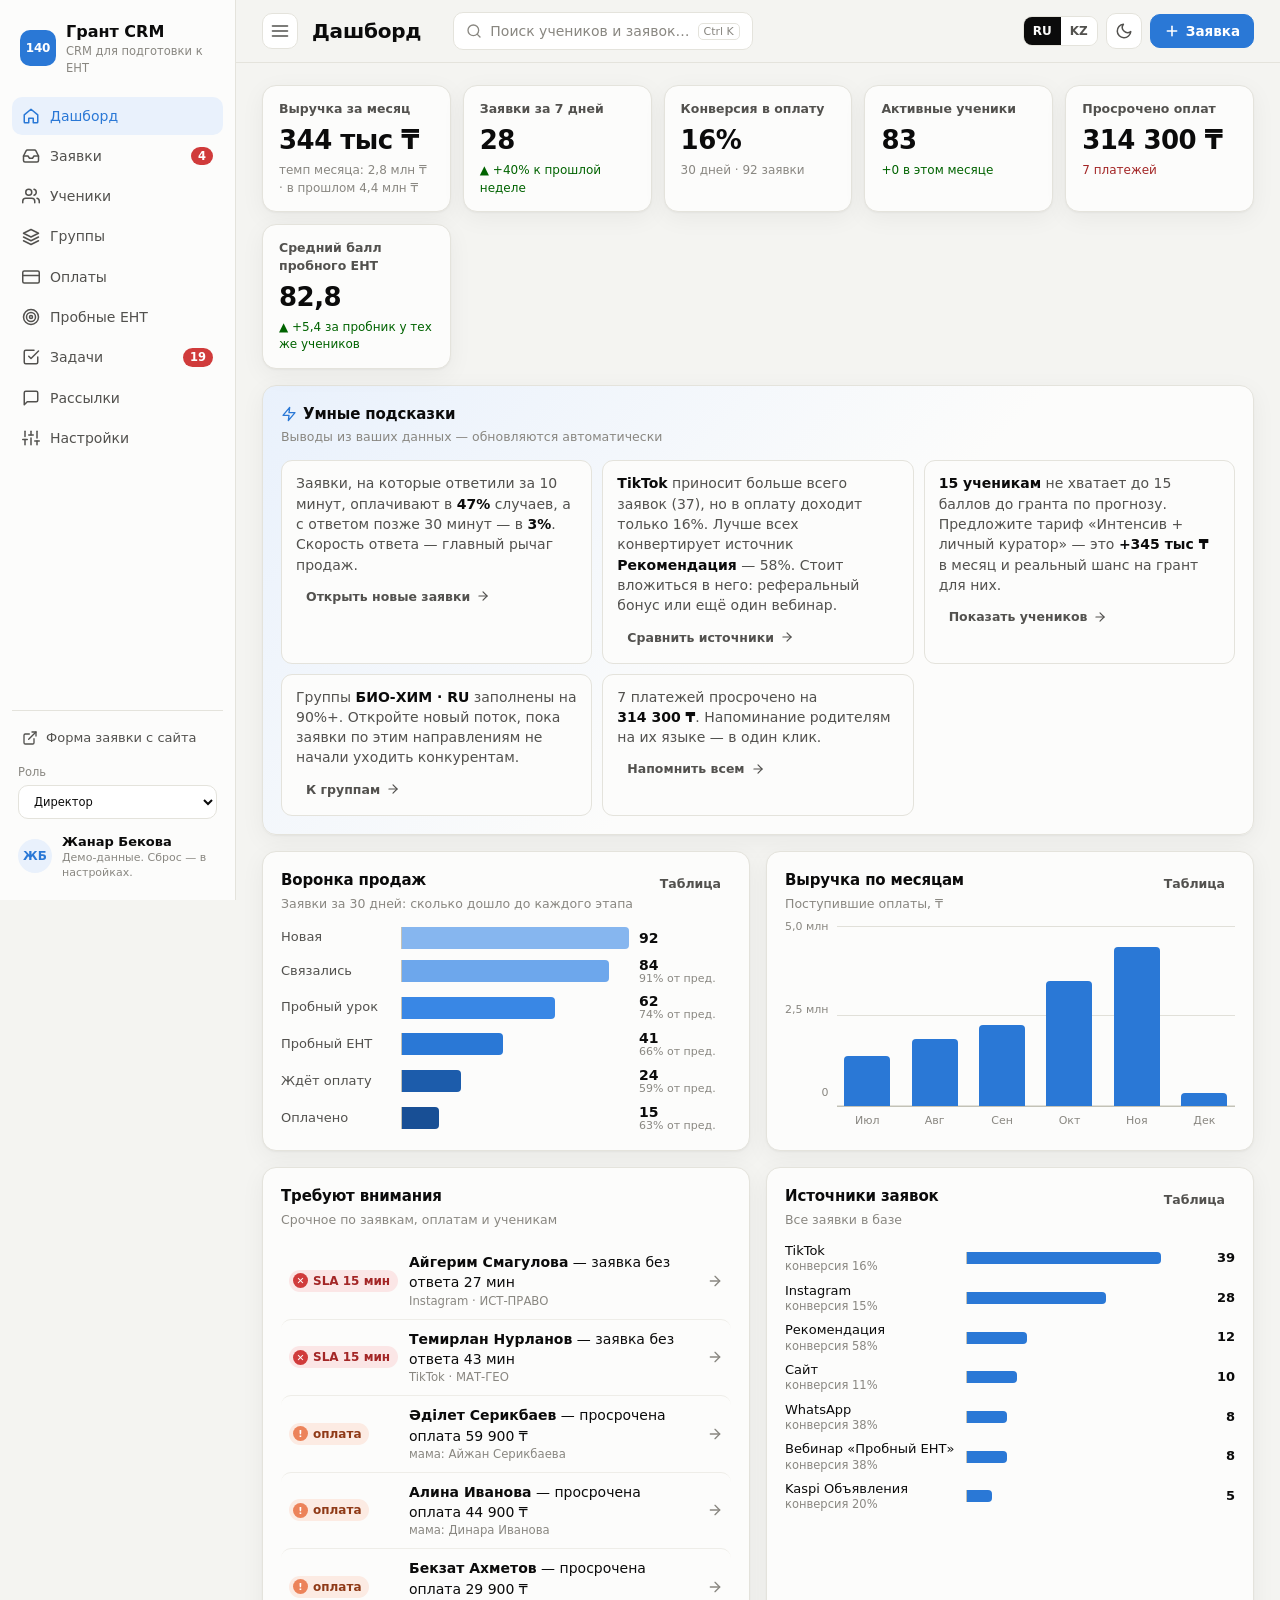
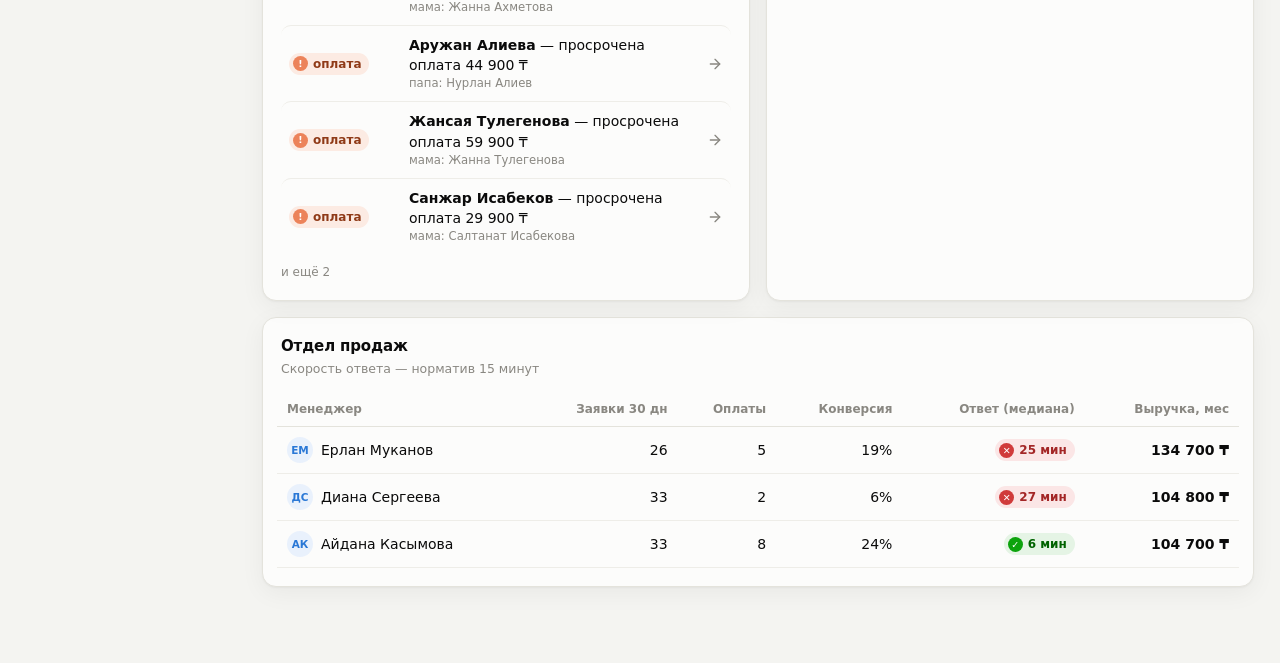
<file: index.html>
<!DOCTYPE html>
<html lang="ru" data-theme="light">
<head>
  <meta charset="utf-8">
  <meta name="viewport" content="width=device-width, initial-scale=1, viewport-fit=cover">
  <title>Грант CRM — CRM для подготовки к ЕНТ</title>
  <meta name="description" content="Демо CRM для онлайн-школы подготовки к ЕНТ: заявки, ученики, пробные ЕНТ, прогноз шанса на грант, оплаты Kaspi, рассылки на русском и казахском.">
  <meta name="theme-color" content="#2a78d6">
  <link rel="icon" href="data:image/svg+xml,%3Csvg xmlns='http://www.w3.org/2000/svg' viewBox='0 0 32 32'%3E%3Crect width='32' height='32' rx='8' fill='%232a78d6'/%3E%3Ctext x='16' y='21' font-family='Arial' font-weight='700' font-size='12' fill='white' text-anchor='middle'%3E140%3C/text%3E%3C/svg%3E">
  <link rel="stylesheet" href="css/app.css">
</head>
<body>
  <a class="skip" href="#view">К содержимому</a>
  <div class="shell">
    <aside class="side" id="side" aria-label="Навигация">
      <div class="brand"><span class="logo-mark" aria-hidden="true">140</span><div><b>Грант CRM</b><small id="tagline"></small></div></div>
      <nav id="nav"></nav>
      <div class="side-foot">
        <a id="formLink" class="side-link" href="#/form" target="_blank" rel="noopener"><svg class="ic" width="16" height="16" viewBox="0 0 24 24" fill="none" stroke="currentColor" stroke-width="2" stroke-linecap="round" stroke-linejoin="round" aria-hidden="true"><path d="M18 13v6a2 2 0 0 1-2 2H5a2 2 0 0 1-2-2V8a2 2 0 0 1 2-2h6"/><polyline points="15 3 21 3 21 9"/><line x1="10" y1="14" x2="21" y2="3"/></svg><span></span></a>
        <label class="role"><span id="roleLbl"></span><select id="roleSel" aria-label="Роль"></select></label>
        <div class="me"><span class="av lg" id="meAv"></span><div><b id="meName"></b><small id="demoNote"></small></div></div>
      </div>
    </aside>
    <div class="nav-back" id="navBack"></div>
    <div class="main">
      <header class="top">
        <button class="icon-btn burger" id="burger" aria-label="Меню"><svg class="ic" width="20" height="20" viewBox="0 0 24 24" fill="none" stroke="currentColor" stroke-width="2" stroke-linecap="round" aria-hidden="true"><line x1="3" y1="6" x2="21" y2="6"/><line x1="3" y1="12" x2="21" y2="12"/><line x1="3" y1="18" x2="21" y2="18"/></svg></button>
        <h1 id="pageTitle"></h1>
        <button class="searchbox" id="searchBtn"><svg class="ic" width="16" height="16" viewBox="0 0 24 24" fill="none" stroke="currentColor" stroke-width="2" stroke-linecap="round" aria-hidden="true"><circle cx="11" cy="11" r="8"/><line x1="21" y1="21" x2="16.65" y2="16.65"/></svg><span></span><kbd>Ctrl K</kbd></button>
        <div class="top-r">
          <div class="langsw" id="langSw" role="group" aria-label="Язык"><button data-lang="ru">RU</button><button data-lang="kz">KZ</button></div>
          <button class="icon-btn" id="themeBtn" aria-label="Тема"></button>
          <button class="btn primary" id="addLeadBtn"><svg class="ic" width="16" height="16" viewBox="0 0 24 24" fill="none" stroke="currentColor" stroke-width="2.4" stroke-linecap="round" aria-hidden="true"><line x1="12" y1="5" x2="12" y2="19"/><line x1="5" y1="12" x2="19" y2="12"/></svg><span></span></button>
        </div>
      </header>
      <main id="view" tabindex="-1"></main>
    </div>
  </div>
  <div id="public"></div>
  <div id="drawer"></div>
  <div id="modal"></div>
  <div id="toasts" aria-live="polite"></div>
  <div id="tip" role="tooltip"></div>
  <noscript><p style="padding:24px">Для работы CRM включите JavaScript.</p></noscript>

  <script src="js/core.js"></script>
  <script src="js/seed.js"></script>
  <script src="js/charts.js"></script>
  <script src="js/dashboard.js"></script>
  <script src="js/leads.js"></script>
  <script src="js/students.js"></script>
  <script src="js/ops.js"></script>
  <script src="js/comms.js"></script>
  <script>App.init();</script>
</body>
</html>
</file>
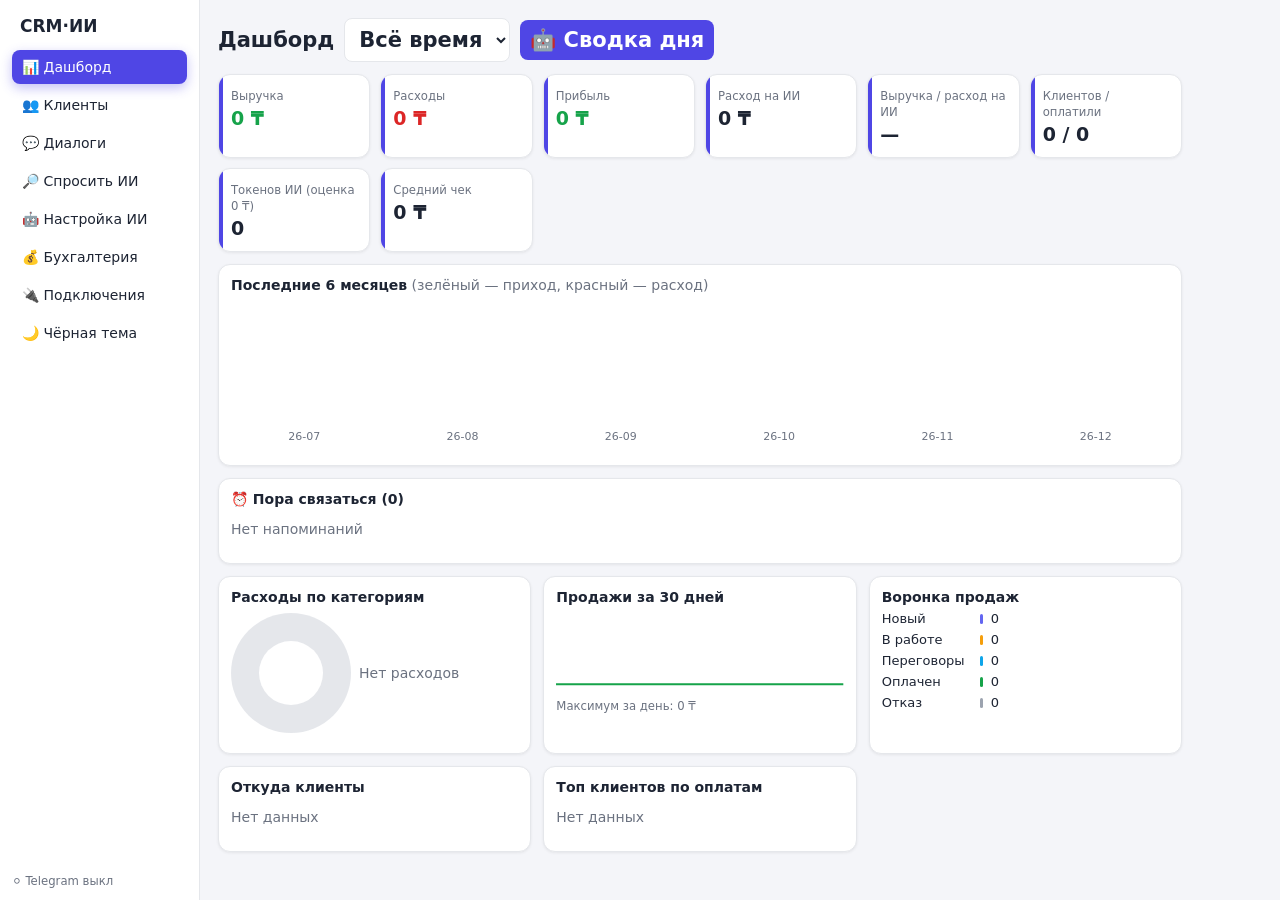
<file: index .html>
<!DOCTYPE html>
<html lang="ru"><head><meta charset="utf-8"><meta name="viewport" content="width=device-width,initial-scale=1">
<title>CRM + ИИ</title>
<style>
:root{--bg:#f4f5f9;--c:#fff;--t:#1d2433;--m:#6b7280;--a:#4f46e5;--b:#e5e7eb;--gr:#16a34a;--rd:#dc2626}
body.dark{--bg:#000;--c:#0e0e11;--t:#eceff4;--m:#8a93a6;--b:#24272f;color-scheme:dark}body.dark #ts{border:1px solid #444}
*{box-sizing:border-box}body{margin:0;font:14px system-ui,sans-serif;background:var(--bg);color:var(--t);display:flex;min-height:100vh}
nav{width:200px;background:var(--c);border-right:1px solid var(--b);padding:12px;position:sticky;top:0;height:100vh;display:flex;flex-direction:column;gap:4px}
nav b{font-size:17px;margin:4px 8px 10px}nav a{padding:9px 10px;border-radius:8px;cursor:pointer;white-space:nowrap}nav a.on,nav a:hover{background:var(--a);color:#fff}nav small{margin-top:auto;color:var(--m)}
main{flex:1;padding:18px;max-width:1000px;min-width:0}h2{margin:0 0 12px;display:flex;gap:10px;align-items:center;flex-wrap:wrap}
input,select,textarea,button{font:inherit;padding:8px 10px;border:1px solid var(--b);border-radius:8px;background:var(--c);color:var(--t)}
textarea{width:100%;resize:vertical}label{display:block;margin:8px 0;color:var(--m)}label input,label select{width:100%;display:block;margin-top:3px}label.ck{display:flex;gap:8px;align-items:center}label.ck input{width:auto;margin:0}
button{background:var(--a);color:#fff;border:0;cursor:pointer}button.g{background:var(--b);color:var(--t)}button.d{background:var(--rd)}
.r{display:flex;gap:8px;flex-wrap:wrap;margin:8px 0}.r input,.r select{flex:1;min-width:120px}
.g3{display:grid;grid-template-columns:repeat(auto-fit,minmax(150px,1fr));gap:10px;margin-bottom:12px}
.k,.card{background:var(--c);border:1px solid var(--b);border-radius:12px;padding:12px}.k small,.mu{color:var(--m)}.k h3{margin:4px 0 0;font-size:19px}.gr{color:var(--gr)}.rd{color:var(--rd)}
table{width:100%;border-collapse:collapse;background:var(--c);border-radius:12px;overflow:hidden}td,th{padding:8px;border-bottom:1px solid var(--b);text-align:left}tr.cl{cursor:pointer}tr.cl:hover{background:var(--bg)}
.bd{color:#fff;padding:2px 8px;border-radius:10px;font-size:12px}
.bars{display:flex;gap:12px;align-items:flex-end;height:140px;margin:10px 0}.bars div{flex:1;text-align:center;font-size:11px;color:var(--m)}.bars span{display:inline-block;width:35%;margin:0 1px;border-radius:4px 4px 0 0;vertical-align:bottom}
.bx{background:var(--c);border:1px solid var(--b);border-radius:12px;padding:10px;min-height:80px;max-height:50vh;overflow:auto;display:flex;flex-direction:column;gap:6px}
.m{max-width:80%;padding:7px 10px;border-radius:12px;background:var(--b);white-space:pre-wrap}.m small{display:block;font-size:10px;color:var(--m)}.m.a,.m.m{align-self:flex-end;background:var(--a);color:#fff}.m.a small,.m.m small{color:#ddd}
dialog{border:0;border-radius:14px;width:min(460px,94vw);background:var(--c);color:var(--t)}dialog::backdrop{background:#0008}
#ts{position:fixed;bottom:16px;left:50%;transform:translate(-50%,80px);background:#111;color:#fff;padding:9px 16px;border-radius:20px;transition:.3s;z-index:9}#ts.on{transform:translate(-50%,0)}
@media(max-width:760px){body{flex-direction:column}nav{width:100%;height:auto;flex-direction:row;overflow-x:auto;position:static}nav b,nav small{display:none}}
@media print{nav,button,.r{display:none}}
nav a{transition:.15s}nav a.on{box-shadow:0 4px 12px #4f46e555}
.k,.card{box-shadow:0 1px 3px #0001}.k{position:relative;overflow:hidden}.k:before{content:"";position:absolute;left:0;top:0;bottom:0;width:4px;background:var(--a)}
.dn{width:120px;height:120px;border-radius:50%;flex:none;position:relative}.dn:after{content:"";position:absolute;inset:28px;background:var(--c);border-radius:50%}
.hb{display:flex;align-items:center;gap:8px;margin:6px 0;font-size:13px}.hb i{display:block;height:10px;border-radius:5px;min-width:3px}.hb span:first-child{width:90px;flex:none;overflow:hidden;text-overflow:ellipsis;white-space:nowrap}
.cg{display:grid;grid-template-columns:repeat(auto-fit,minmax(280px,1fr));gap:12px;margin-top:12px}.sc{margin:6px 0;cursor:pointer}
.kb{display:grid;grid-auto-flow:column;grid-auto-columns:minmax(190px,1fr);gap:10px;overflow-x:auto}.kb>div{background:var(--bg);border:1px solid var(--b);border-radius:12px;padding:8px;min-height:120px}.kb .it{background:var(--c);border:1px solid var(--b);border-radius:10px;padding:8px;margin:6px 0;cursor:grab}
button:hover{filter:brightness(1.12)}main{animation:fi .3s}@keyframes fi{from{opacity:0;transform:translateY(6px)}}
</style></head>
<body><nav id="nv"></nav><main id="mn"></main><dialog id="dl"></dialog><div id="ts"></div>
<script>
const DEF={prov:'openai',url:'https://api.openai.com/v1/chat/completions',model:'gpt-4o-mini',key:'',tg:'',temp:.7,cur:'₸',prompt:'',rules:'',faq:'',auto:true,off:0,tok:0,tokPrice:0,subName:'Подписка ИИ',subAmt:0,dark:matchMedia('(prefers-color-scheme:dark)').matches,kPhone:'',kLink:'',kUrl:'',kKey:'',srv:'',srvKey:''};
let D={clients:[],msgs:{},fin:[],inv:[],ask:[],cfg:{...DEF}},tab='dash',per='',q='',sf='',cur='',poll=false;
try{const s=JSON.parse(localStorage.getItem('crm'));if(s)D={...D,...s,cfg:{...DEF,...s.cfg}}}catch(e){}
const $=s=>document.querySelector(s),E=s=>String(s??'').replace(/[&<>"]/g,c=>({'&':'&amp;','<':'&lt;','>':'&gt;','"':'&quot;'}[c]));
const save=()=>{D.cfg.srv&&sync();try{localStorage.setItem('crm',JSON.stringify(D))}catch(e){toast('Память полна: сделайте экспорт и удалите старые чеки')}};
const uid=()=>Date.now().toString(36)+Math.random().toString(36).slice(2,5),pad=n=>String(n).padStart(2,'0');
const td=()=>{const d=new Date();return d.getFullYear()+'-'+pad(d.getMonth()+1)+'-'+pad(d.getDate())};
const M=n=>Math.round(n||0).toLocaleString('ru-RU')+' '+D.cfg.cur,sum=a=>a.reduce((t,x)=>t+ +x.amt,0),sleep=t=>new Promise(r=>setTimeout(r,t));
const ST=['Новый','В работе','Переговоры','Оплачен','Отказ'],SC={'Новый':'#6366f1','В работе':'#f59e0b','Переговоры':'#0ea5e9','Оплачен':'#16a34a','Отказ':'#9ca3af'};
const CAT=['Продажа','Предоплата','Подписка ИИ','Токены API','Реклама','Зарплата','Налоги','Прочее'];
const T=[['dash','📊 Дашборд'],['cl','👥 Клиенты'],['chat','💬 Диалоги'],['ask','🔎 Спросить ИИ'],['ai','🤖 Настройка ИИ'],['fin','💰 Бухгалтерия'],['set','🔌 Подключения']];
function toast(t){const e=$('#ts');e.textContent=t;e.className='on';clearTimeout(toast.t);toast.t=setTimeout(()=>e.className='',3500)}
const S=(k,v)=>{D.cfg[k]=v;save()},go=t=>{tab=t;R()};
const nm=id=>{const c=D.clients.find(x=>x.id==id);return c?c.name||c.tg||'Без имени':''};
function R(){document.body.className=D.cfg.dark?'dark':'';
$('#nv').innerHTML='<b>CRM·ИИ</b>'+T.map(([k,n])=>`<a class="${k==tab?'on':''}" onclick="go('${k}')">${n}</a>`).join('')+`<a onclick="S('dark',!D.cfg.dark);R()">${D.cfg.dark?'☀️ Светлая':'🌙 Чёрная'} тема</a><small>${poll?'🟢 Telegram онлайн':'⚪ Telegram выкл'}</small>`;
$('#mn').innerHTML=V[tab]();const b=$('#bx');if(b)b.scrollTop=1e9}
const perSel=()=>{const ms=[...new Set(D.fin.map(x=>x.date.slice(0,7)).concat(td().slice(0,7)))].sort().reverse();return `<select onchange="per=this.value;R()"><option value="">Всё время</option>${ms.map(m=>`<option ${m==per?'selected':''}>${m}</option>`).join('')}</select>`};

function dash(){
const f=D.fin.filter(x=>!per||x.date.startsWith(per)),I=f.filter(x=>x.type=='in'),O=f.filter(x=>x.type=='out'),inc=sum(I),out=sum(O),ai=sum(O.filter(x=>/ИИ|токен/i.test(x.cat))),
paid=D.clients.filter(c=>c.status=='Оплачен').length,n=D.clients.length,k=(a,b,c='')=>`<div class="k"><small>${a}</small><h3 class="${c}">${b}</h3></div>`,
ms=[...Array(6)].map((_,i)=>{const d=new Date();d.setDate(1);d.setMonth(d.getMonth()-5+i);return d.getFullYear()+'-'+pad(d.getMonth()+1)}),
bi=ms.map(m=>[m,sum(D.fin.filter(x=>x.type=='in'&&x.date.startsWith(m))),sum(D.fin.filter(x=>x.type=='out'&&x.date.startsWith(m)))]),mx=Math.max(1,...bi.flatMap(x=>[x[1],x[2]])),
due=D.clients.filter(c=>c.next&&c.next<=td()&&c.status!='Оплачен'&&c.status!='Отказ');
return `<h2>Дашборд ${perSel()}<button onclick="D.ask=(D.ask||[]).concat({r:'u',t:'Сделай сводку: итоги, риски, кому написать сегодня'});askRun()">🤖 Сводка дня</button></h2><div class="g3">${k('Выручка',M(inc),'gr')}${k('Расходы',M(out),'rd')}${k('Прибыль',M(inc-out),inc>=out?'gr':'rd')}${k('Расход на ИИ',M(ai))}${k('Выручка / расход на ИИ',ai?(inc/ai).toFixed(1)+'×':'—')}${k('Клиентов / оплатили',n+' / '+paid+(n?' ('+Math.round(paid/n*100)+'%)':''))}${k('Токенов ИИ (оценка '+M(D.cfg.tok/1e6*D.cfg.tokPrice)+')',D.cfg.tok.toLocaleString('ru-RU'))}${k('Средний чек',M(I.length?inc/I.length:0))}</div>
<div class="card"><b>Последние 6 месяцев</b> <span class="mu">(зелёный — приход, красный — расход)</span><div class="bars">${bi.map(x=>`<div><span style="height:${x[1]/mx*110}px;background:var(--gr)"></span><span style="height:${x[2]/mx*110}px;background:var(--rd)"></span><br>${x[0].slice(2)}</div>`).join('')}</div></div>
<div class="card" style="margin-top:12px"><b>⏰ Пора связаться (${due.length})</b>${due.map(c=>`<div class="r"><a onclick="ecl('${c.id}')" style="cursor:pointer">${E(c.name)} — ${c.next}</a></div>`).join('')||'<p class="mu">Нет напоминаний</p>'}</div>${charts(f,O)}`}

let kv=0;const lst=()=>kv?board():lst0();const lst0=()=>{const l=D.clients.filter(c=>(!sf||c.status==sf)&&[c.name,c.phone,c.tg,c.note,c.src].join(' ').toLowerCase().includes(q.toLowerCase()));
return `<table><tr><th>Имя</th><th>Телефон</th><th>Статус</th><th>Сумма</th><th>Связаться</th></tr>${l.map(c=>`<tr class="cl" onclick="ecl('${c.id}')"><td>${E(c.name)}</td><td>${E(c.phone)}</td><td><span class="bd" style="background:${SC[c.status]}">${c.status}</span></td><td>${c.sum?M(c.sum):''}</td><td>${c.next||''}</td></tr>`).join('')||'<tr><td colspan="5" class="mu">Пока пусто</td></tr>'}</table>`};
function cl(){return `<h2>Клиенты <button onclick="ecl()">+ Добавить</button><button class="g" onclick="kv=!kv;R()">${kv?'📋 Таблица':'🗂 Доска'}</button></h2><div class="r"><input placeholder="Поиск…" value="${E(q)}" oninput="q=this.value;$('#lst').innerHTML=lst()"><select onchange="sf=this.value;$('#lst').innerHTML=lst()"><option value="">Все статусы</option>${ST.map(s=>`<option ${s==sf?'selected':''}>${s}</option>`).join('')}</select></div><div id="lst">${lst()}</div>`}
function ecl(id){const c=D.clients.find(x=>x.id==id)||{id:'',status:'Новый',auto:true},f=(k,l,t='text')=>`<label>${l}<input id="c_${k}" type="${t}" value="${E(c[k])}"></label>`;
$('#dl').innerHTML=`<h3>${c.id?'Клиент':'Новый клиент'}</h3>${f('name','Имя')}${f('phone','Телефон')}${f('tg','Telegram chat ID (заполняется само)')}${f('src','Источник')}<label>Статус<select id="c_status">${ST.map(s=>`<option ${s==c.status?'selected':''}>${s}</option>`).join('')}</select></label>${f('sum','Сумма сделки','number')}${f('next','Следующий контакт','date')}<label>Заметка<textarea id="c_note">${E(c.note)}</textarea></label><label class="ck"><input type="checkbox" id="c_auto" ${c.auto?'checked':''}> ИИ отвечает сам</label><div class="r"><button onclick="scl('${c.id}')">Сохранить</button>${c.id?`<button class="g" onclick="pay('${c.id}')">💵 Оплата</button><button class="g" onclick="bill('${c.id}')">🟥 Счёт Kaspi</button><button class="g" onclick="cur='${c.id}';tab='chat';$('#dl').close();R()">💬</button><button class="d" onclick="dcl('${c.id}')">🗑</button>`:''}<button class="g" onclick="$('#dl').close()">✕</button></div>`;$('#dl').showModal()}
function scl(id,keep){let c=D.clients.find(x=>x.id==id);if(!c){c={id:uid()};D.clients.push(c)}
['name','phone','tg','src','status','sum','next','note'].forEach(k=>c[k]=$('#c_'+k).value);c.auto=$('#c_auto').checked;save();if(!keep){$('#dl').close();R()}return c}
function pay(id){const c=scl(id,1);if(!+c.sum)return toast('Укажите сумму сделки');D.fin.push({id:uid(),date:td(),type:'in',cat:'Продажа',amt:+c.sum,note:'Оплата: '+c.name,client:c.id});c.status='Оплачен';save();$('#dl').close();toast('Оплата записана в бухгалтерию');R()}
function dcl(id){if(confirm('Удалить клиента и переписку?')){D.clients=D.clients.filter(x=>x.id!=id);delete D.msgs[id];D.del=(D.del||[]).concat(id);save();$('#dl').close();R()}}

const push=(id,r,t)=>(D.msgs[id]=(D.msgs[id]||[]).concat({r,t,ts:Date.now()}));
function chat(){const c=D.clients.find(x=>x.id==cur),ms=c?D.msgs[c.id]||[]:[];
return `<h2>Диалоги</h2><div class="r"><select onchange="cur=this.value;R()"><option value="">— выберите клиента —</option>${D.clients.map(x=>`<option value="${x.id}" ${x.id==cur?'selected':''}>${E(nm(x.id))}</option>`).join('')}</select></div>${c?`<div class="bx" id="bx">${ms.map(m=>`<div class="m ${m.r}">${E(m.t)}<small>${new Date(m.ts).toLocaleString('ru-RU',{dateStyle:'short',timeStyle:'short'})}</small></div>`).join('')}</div><div class="r"><input id="mi" placeholder="Сообщение…" onkeydown="event.key=='Enter'&&snd()"><button class="g" onclick="mic('mi')">🎤</button><button onclick="snd()">Отправить</button><button class="g" onclick="gen()">🤖 Ответ ИИ</button></div>`:'<p class="mu">Выберите клиента. Сообщения из Telegram появятся сами, когда бот включён.</p>'}`}
async function snd(){const c=D.clients.find(x=>x.id==cur),t=$('#mi').value.trim();if(!c||!t)return;push(c.id,'m',t);save();R();try{if(c.tg&&(D.cfg.tg||D.cfg.srv))await tgSend(c.tg,t)}catch(e){toast('Telegram: '+e.message)}}
async function gen(){const c=D.clients.find(x=>x.id==cur);if(!c)return;toast('ИИ думает…');try{await reply(c);R()}catch(e){toast('ИИ: '+e.message)}}
const hist=id=>{let h=(D.msgs[id]||[]).slice(-20).map(m=>({role:m.r=='u'?'user':'assistant',content:m.t}));while(h.length&&h[0].role!='user')h.shift();return h};
async function reply(c){const a=await ai(hist(c.id));push(c.id,'a',a.text);D.cfg.tok+=a.tok;save();if(c.tg&&(D.cfg.tg||D.cfg.srv))await tgSend(c.tg,a.text)}

const em=(r,j)=>{const e=(Array.isArray(j)?j[0]:j)?.error;return (r.status==429?'лимит запросов ИИ (429): подождите минуту или смените модель. ':'')+String(e?.message||r.status).slice(0,220)};
async function ai(h,so){const c=D.cfg,sys=so||[c.prompt,c.rules&&'Правила:\n'+c.rules,c.faq&&'База знаний:\n'+c.faq].filter(Boolean).join('\n\n');
if(c.srv)return await api('/api/ai',{h,so});if(!c.key)throw new Error('нет API-ключа (вкладка «Подключения»)');
if(c.prov=='anthropic'){const r=await fetch(c.url,{method:'POST',headers:{'content-type':'application/json','x-api-key':c.key,'anthropic-version':'2023-06-01','anthropic-dangerous-direct-browser-access':'true'},body:JSON.stringify({model:c.model,max_tokens:800,system:sys,temperature:+c.temp,messages:h})}),j=await r.json();if(!r.ok)throw new Error(em(r,j));return{text:j.content[0].text,tok:j.usage.input_tokens+j.usage.output_tokens}}
const r=await fetch(c.url,{method:'POST',headers:{'content-type':'application/json',Authorization:'Bearer '+c.key},body:JSON.stringify({model:c.model,temperature:+c.temp,messages:[{role:'system',content:sys},...h]})}),j=await r.json();
if(!r.ok)throw new Error(em(r,j));return{text:j.choices[0].message.content,tok:j.usage?.total_tokens||0}}
async function tg(m,p){const r=await fetch(`https://api.telegram.org/bot${D.cfg.tg}/${m}`,{method:'POST',headers:{'content-type':'application/json'},body:JSON.stringify(p||{})}),j=await r.json();if(!j.ok)throw new Error(j.description);return j.result}
const tgSend=(id,text)=>D.cfg.srv?api('/api/send',{id,text}):tg('sendMessage',{chat_id:id,text});
async function inc(m){const id=String(m.chat.id);let c=D.clients.find(x=>x.tg==id);
if(!c){c={id:uid(),name:[m.from?.first_name,m.from?.last_name].filter(Boolean).join(' ')||m.from?.username||id,phone:'',tg:id,src:'Telegram',status:'Новый',sum:'',next:'',note:'',auto:true};D.clients.push(c)}
push(c.id,'u',m.text);save();if(tab!='set'&&tab!='ai')R();
if(D.cfg.auto&&c.auto){try{await reply(c)}catch(e){toast('ИИ: '+e.message)}save();if(tab=='chat'&&cur==c.id)R()}}
async function loop(){while(poll){try{const u=await tg('getUpdates',{timeout:25,offset:D.cfg.off});for(const x of u){D.cfg.off=x.update_id+1;if(x.message?.text)await inc(x.message)}save()}catch(e){await sleep(4000)}}}
async function tgToggle(){if(D.cfg.srv){try{const j=await api('/api/setup',{});toast(j.ok?'Бот подключён к серверу ✅':'Ошибка: '+j.description)}catch(e){toast('Сервер: '+e.message)}return}if(poll){poll=false;R();return}try{const b=await tg('getMe');await tg('deleteWebhook');poll=true;toast('Бот @'+b.username+' запущен. Не закрывайте вкладку');R();loop()}catch(e){toast('Telegram: '+e.message)}}

const TPL={prompt:'Ты — вежливый менеджер компании «НАЗВАНИЕ». Общайся на «вы», коротко и по делу, 1–3 предложения. Выясни потребность клиента, предложи подходящую услугу, веди к заказу. Если клиент готов купить — попроси имя и телефон.',rules:'— Не придумывай цены и сроки, бери только из базы знаний.\n— Если не знаешь ответа — скажи, что уточнишь у менеджера.\n— Не обсуждай политику и конкуренты.',faq:'Услуги и цены:\n— Услуга 1 — 10 000 ₸\n— Услуга 2 — 25 000 ₸\nГрафик работы: пн–сб 9:00–18:00\nАдрес: …'};
function aiTab(){const t=(k,l,r)=>`<label>${l}<textarea rows="${r}" oninput="S('${k}',this.value)">${E(D.cfg[k])}</textarea></label>`;
return `<h2>Настройка ИИ</h2><p class="mu">Опишите, кто такой ИИ, как общаться с клиентами и что можно или нельзя. Эти тексты уходят в ИИ с каждым сообщением.</p>${t('prompt','Роль и стиль общения',7)}${t('rules','Жёсткие правила',4)}${t('faq','База знаний: услуги, цены, вопросы-ответы',8)}<label>Креативность (0–1)<input type="number" step=".1" min="0" max="1" value="${D.cfg.temp}" onchange="S('temp',this.value)"></label><label class="ck"><input type="checkbox" ${D.cfg.auto?'checked':''} onchange="S('auto',this.checked)"> Автоответ клиентам в Telegram</label><div class="r"><button class="g" onclick="Object.assign(D.cfg,TPL);save();R()">Вставить шаблон</button></div><h3>Тест</h3><div class="r"><input id="ti" placeholder="Напишите как клиент…"><button class="g" onclick="mic('ti')">🎤</button><button onclick="tst()">Проверить</button></div><div class="bx" id="to"></div>`}
async function tst(){const o=$('#to');o.textContent='…';try{const a=await ai([{role:'user',content:$('#ti').value||'Здравствуйте!'}]);D.cfg.tok+=a.tok;save();o.textContent=a.text}catch(e){o.textContent='Ошибка: '+e.message}}

function fin(){const f=D.fin.filter(x=>!per||x.date.startsWith(per)).sort((a,b)=>b.date.localeCompare(a.date)),i=sum(f.filter(x=>x.type=='in')),o=sum(f.filter(x=>x.type=='out'));
return `<h2>Бухгалтерия ${perSel()}</h2><div class="g3"><div class="k"><small>Приход</small><h3 class="gr">${M(i)}</h3></div><div class="k"><small>Расход</small><h3 class="rd">${M(o)}</h3></div><div class="k"><small>Итого</small><h3>${M(i-o)}</h3></div></div>
<div class="card"><div class="r"><input id="fd" type="date" value="${td()}"><select id="ft"><option value="in">Приход</option><option value="out">Расход</option></select><input id="fc" list="cats" placeholder="Категория"><datalist id="cats">${CAT.map(c=>`<option>${c}</option>`).join('')}</datalist><input id="fa" type="number" placeholder="Сумма"></div><div class="r"><select id="fl"><option value="">Клиент (необязательно)</option>${D.clients.map(c=>`<option value="${c.id}">${E(nm(c.id))}</option>`).join('')}</select><input id="fn" placeholder="Комментарий"><input id="fi" type="file" accept="image/*"><button onclick="afin()">Добавить</button></div></div>
<table style="margin-top:12px"><tr><th>Дата</th><th>Сумма</th><th>Категория</th><th>Клиент / заметка</th><th>Чек</th><th></th></tr>${f.map(x=>`<tr><td>${x.date}</td><td class="${x.type=='in'?'gr':'rd'}">${x.type=='in'?'+':'−'}${M(x.amt)}</td><td>${E(x.cat)}</td><td>${E(nm(x.client))} ${E(x.note)}</td><td>${x.img?`<a style="cursor:pointer" onclick="rv('${x.id}')">🧾</a>`:''}</td><td><a style="cursor:pointer" onclick="dfin('${x.id}')">🗑</a></td></tr>`).join('')||'<tr><td colspan="6" class="mu">Записей нет</td></tr>'}</table>
${invs()}<div class="r"><button class="g" onclick="csv()">⬇ CSV</button><button class="g" onclick="print()">🖨 Печать</button></div>`}
function afin(){const a=+$('#fa').value;if(!a)return toast('Введите сумму');const x={id:uid(),date:$('#fd').value||td(),type:$('#ft').value,cat:$('#fc').value||'Прочее',amt:a,note:$('#fn').value,client:$('#fl').value},file=$('#fi').files[0],done=()=>{D.fin.push(x);save();R()};
if(!file)return done();const r=new FileReader();r.onload=()=>{const i=new Image();i.onload=()=>{const k=Math.min(1,900/Math.max(i.width,i.height)),c=document.createElement('canvas');c.width=i.width*k;c.height=i.height*k;c.getContext('2d').drawImage(i,0,0,c.width,c.height);x.img=c.toDataURL('image/jpeg',.6);done()};i.src=r.result};r.readAsDataURL(file)}
const dfin=id=>{if(confirm('Удалить запись?')){D.fin=D.fin.filter(x=>x.id!=id);D.del=(D.del||[]).concat(id);save();R()}},rv=id=>{$('#dl').innerHTML=`<img src="${D.fin.find(x=>x.id==id).img}" style="width:100%"><div class="r"><button class="g" onclick="$('#dl').close()">Закрыть</button></div>`;$('#dl').showModal()};
function dl(name,data,type){const a=document.createElement('a');a.href=URL.createObjectURL(new Blob([data],{type}));a.download=name;a.click()}
const csv=()=>dl('buhgalteriya.csv','\ufeffДата;Тип;Категория;Сумма;Клиент;Комментарий\n'+D.fin.map(x=>[x.date,x.type=='in'?'приход':'расход',x.cat,x.amt,nm(x.client),x.note].join(';')).join('\n'),'text/csv');

const PR={openai:['https://api.openai.com/v1/chat/completions','gpt-4o-mini'],anthropic:['https://api.anthropic.com/v1/messages','claude-haiku-5-5'],gemini:['https://generativelanguage.googleapis.com/v1beta/openai/chat/completions','gemini-2.0-flash'],deepseek:['https://api.deepseek.com/chat/completions','deepseek-chat'],custom:['','']};
function set(){const c=D.cfg,i=(k,l,t='text')=>`<label>${l}<input type="${t}" value="${E(c[k])}" onchange="S('${k}',this.value)"></label>`;
return `<h2>Подключения</h2><div class="card"><h3>🤖 ИИ (API)</h3><label>Провайдер<select onchange="const p=PR[this.value];Object.assign(D.cfg,{prov:this.value,url:p[0],model:p[1]});save();R()">${Object.keys(PR).map(k=>`<option ${k==c.prov?'selected':''}>${k}</option>`).join('')}</select></label>${i('url','API URL (для custom — любой OpenAI-совместимый)')}${i('model','Модель')}${i('key','API-ключ','password')}${i('tokPrice','Цена за 1 млн токенов (для оценки расходов)','number')}<button onclick="tst0()">Проверить связь</button></div>
<div class="card" style="margin-top:12px"><h3>✈️ Telegram-бот</h3><p class="mu">Токен выдаёт @BotFather. Бот работает, пока эта вкладка открыта.</p>${i('tg','Токен бота','password')}<div class="r"><button onclick="tgToggle()">${poll?'⏹ Остановить':'▶ Запустить бота'}</button></div></div>
<div class="card" style="margin-top:12px"><h3>☁️ Сервер (Cloudflare)</h3><p class="mu">Бот и данные работают на сервере 24/7, вкладку держать открытой не нужно. Секреты и ключ ИИ хранятся на сервере.</p>${i('srv','Адрес Worker (https://…workers.dev)')}${i('srvKey','Пароль администратора (ADMIN_PASS)','password')}<div class="r"><button onclick="tgToggle()">Подключить бота на сервере</button></div></div>
<div class="card" style="margin-top:12px"><h3>🟥 Kaspi оплата</h3><p class="mu">Просто: укажите номер Kaspi и/или ссылку на оплату (можно {sum} вместо суммы), счёт уйдёт клиенту, а вы отметите «Оплачен». Автоматически: укажите адрес своего сервера с Kaspi Pay API (см. ниже в «Бухгалтерии»).</p>${i('kPhone','Номер Kaspi для перевода')}${i('kLink','Ссылка на оплату')}${i('kUrl','URL вашего сервера Kaspi (необязательно)')}${i('kKey','Ключ сервера','password')}</div>
<div class="card" style="margin-top:12px"><h3>💳 Подписка на ИИ</h3>${i('subName','Название')}${i('subAmt','Сумма в месяц','number')}<button onclick="sub()">Записать расход за месяц</button></div>
<div class="card" style="margin-top:12px"><h3>⚙️ Прочее</h3>${i('cur','Валюта')}<label class="ck"><input type="checkbox" ${c.dark?'checked':''} onchange="S('dark',this.checked);R()"> Тёмная тема</label><div class="r"><button class="g" onclick="dl('crm-backup.json',JSON.stringify(D),'application/json')">⬇ Экспорт</button><button class="g" onclick="$('#imp').click()">⬆ Импорт</button><button class="d" onclick="if(confirm('Стереть ВСЕ данные?')){localStorage.removeItem('crm');location.reload()}">Сбросить всё</button></div><input id="imp" type="file" accept=".json" hidden onchange="imp(this.files[0])"></div>`}
async function tst0(){try{const a=await ai([{role:'user',content:'Скажи «ок»'}]);toast('ИИ работает: '+a.text.slice(0,40))}catch(e){toast('Ошибка: '+e.message)}}
function sub(){const a=+D.cfg.subAmt;if(!a)return toast('Укажите сумму');D.fin.push({id:uid(),date:td(),type:'out',cat:'Подписка ИИ',amt:a,note:D.cfg.subName});save();toast('Записано в бухгалтерию')}
function imp(f){const r=new FileReader();r.onload=()=>{try{D={...D,...JSON.parse(r.result)};D.cfg={...DEF,...D.cfg};save();R();toast('Данные загружены')}catch(e){toast('Неверный файл')}};r.readAsText(f)}
const COL=['#6366f1','#f59e0b','#0ea5e9','#16a34a','#ec4899','#8b5cf6','#14b8a6','#ef4444'];
const hb=(rows,fmt=x=>x)=>{const mx=Math.max(1,...rows.map(r=>r[1]));return rows.map((r,i)=>`<div class="hb"><span title="${E(r[0])}">${E(r[0])}</span><i style="width:${r[1]/mx*50}%;background:${r[2]||COL[i%8]}"></i><span>${fmt(r[1])}</span></div>`).join('')||'<p class="mu">Нет данных</p>'};
function charts(f,O){const by=(a,k)=>{const m={};a.forEach(x=>m[x[k]||'—']=(m[x[k]||'—']||0)+ +x.amt);return Object.entries(m).sort((a,b)=>b[1]-a[1])},cats=by(O,'cat'),tot=sum(O)||1;let acc=0;
const g=cats.map(([,v],i)=>{const a=acc/tot*100;acc+=v;return `${COL[i%8]} ${a}% ${acc/tot*100}%`}).join(','),
days=[...Array(30)].map((_,i)=>{const d=new Date();d.setDate(d.getDate()-29+i);return d.getFullYear()+'-'+pad(d.getMonth()+1)+'-'+pad(d.getDate())}),
dv=days.map(d=>sum(D.fin.filter(x=>x.type=='in'&&x.date==d))),mx=Math.max(...dv,0),pts=dv.map((v,i)=>`${i*10},${80-v/(mx||1)*70}`).join(' '),
fun=ST.map(s=>[s,D.clients.filter(c=>c.status==s).length,SC[s]]),
src=Object.entries(D.clients.reduce((m,c)=>(m[c.src||'—']=(m[c.src||'—']||0)+1,m),{})).sort((a,b)=>b[1]-a[1]),
top=by(f.filter(x=>x.type=='in'&&x.client).map(x=>({amt:x.amt,c:nm(x.client)})),'c').slice(0,5);
return `<div class="cg"><div class="card"><b>Расходы по категориям</b><div class="r" style="align-items:center;flex-wrap:nowrap"><div class="dn" style="background:conic-gradient(${g||'var(--b) 0 100%'})"></div><div>${cats.map(([k,v],i)=>`<div style="font-size:12px"><b style="color:${COL[i%8]}">●</b> ${E(k)}: ${M(v)}</div>`).join('')||'<span class="mu">Нет расходов</span>'}</div></div></div>
<div class="card"><b>Продажи за 30 дней</b><svg viewBox="0 0 290 90" style="width:100%"><polyline points="${pts}" fill="none" stroke="#16a34a" stroke-width="2"/><polygon points="0,80 ${pts} 290,80" fill="#16a34a" opacity=".15"/></svg><small class="mu">Максимум за день: ${M(mx)}</small></div>
<div class="card"><b>Воронка продаж</b>${hb(fun)}</div><div class="card"><b>Откуда клиенты</b>${hb(src)}</div><div class="card"><b>Топ клиентов по оплатам</b>${hb(top,M)}</div></div>`}
function board(){const l=D.clients.filter(c=>[c.name,c.phone,c.tg,c.note,c.src].join(' ').toLowerCase().includes(q.toLowerCase()));
return `<div class="kb">${ST.map(s=>{const a=l.filter(c=>c.status==s);return `<div ondragover="event.preventDefault()" ondrop="mv(event,'${s}')"><b><span class="bd" style="background:${SC[s]}">${s}</span> ${a.length}</b>${a.map(c=>`<div class="it" draggable="true" ondragstart="event.dataTransfer.setData('t','${c.id}')" onclick="ecl('${c.id}')">${E(c.name)}<br><small class="mu">${c.sum?M(c.sum):''} ${c.next||''}</small></div>`).join('')}</div>`}).join('')}</div>`}
const mv=(e,s)=>{const c=D.clients.find(x=>x.id==e.dataTransfer.getData('t'));if(c){c.status=s;save();R()}};
function mic(id){const SR=window.SpeechRecognition||window.webkitSpeechRecognition;if(!SR)return toast('Голосовой ввод не поддерживается: нужен Chrome, Edge или Safari');const r=new SR(),e=$('#'+id);r.lang='ru-RU';r.onresult=v=>{e.value=(e.value+' '+v.results[0][0].transcript).trim();e.dispatchEvent(new Event('input'))};r.onerror=v=>toast('Микрофон: '+v.error);toast('🎤 Говорите…');r.start()}
const ctx=()=>{const cl=D.clients.map(c=>[c.name,c.phone,c.status,c.sum,c.next,c.src,c.note].join('|')),fn=D.fin.slice(-150).map(x=>[x.date,x.type=='in'?'+':'-',x.cat,x.amt,nm(x.client),x.note].join('|')),ms=D.clients.map(c=>nm(c.id)+': '+(D.msgs[c.id]||[]).slice(-4).map(m=>(m.r=='u'?'К:':'Я:')+m.t.slice(0,120)).join(' / ')).filter(s=>s.length>8);
return `Ты аналитик CRM. Сегодня ${td()}. Валюта ${D.cfg.cur}. Отвечай по-русски, кратко, только на основе данных ниже; если данных нет — так и скажи.\nКЛИЕНТЫ (имя|тел|статус|сумма|след.контакт|источник|заметка):\n${cl.join('\n')}\nФИНАНСЫ (дата|+приход/-расход|категория|сумма|клиент|заметка):\n${fn.join('\n')}\nПЕРЕПИСКИ:\n${ms.join('\n')}\nТокенов потрачено на ИИ: ${D.cfg.tok}`.slice(0,24000)};
function ask(){return `<h2>Спросить ИИ</h2><p class="mu">ИИ видит клиентов, переписки и бухгалтерию. Например: «кто ещё не оплатил?», «сколько ушло на ИИ в этом месяце?», «кому написать сегодня?»</p><div class="bx" id="bx">${(D.ask||[]).map(m=>`<div class="m ${m.r}">${E(m.t)}</div>`).join('')||'<span class="mu">Задайте вопрос…</span>'}</div><div class="r"><input id="ai_q" placeholder="Вопрос по вашим данным…" onkeydown="event.key=='Enter'&&askGo()"><button class="g" onclick="mic('ai_q')">🎤</button><button onclick="askGo()">Спросить</button><button class="g" onclick="D.ask=[];save();R()">Очистить</button></div><h3>🔍 Поиск по всем данным</h3><div class="r"><input id="sq" placeholder="Имя, телефон, слово из переписки, сумма…" oninput="$('#sr').innerHTML=srch(this.value)"><button class="g" onclick="mic('sq')">🎤</button></div><div id="sr"></div>`}
function askGo(){const t=$('#ai_q').value.trim();if(!t)return;D.ask=(D.ask||[]).concat({r:'u',t});askRun()}
async function askRun(){save();tab='ask';R();toast('Анализирую…');try{let h=D.ask.slice(-10).map(m=>({role:m.r=='u'?'user':'assistant',content:m.t}));while(h.length&&h[0].role!='user')h.shift();const a=await ai(h,ctx());D.cfg.tok+=a.tok;D.ask.push({r:'a',t:a.text})}catch(e){D.ask.push({r:'a',t:'Ошибка: '+e.message})}save();R()}
function srch(q){q=q.trim().toLowerCase();if(q.length<2)return '';const h=a=>a.join(' ').toLowerCase().includes(q),
c=D.clients.filter(x=>h([x.name,x.phone,x.tg,x.note,x.src,x.status])).map(x=>`<div class="card sc" onclick="ecl('${x.id}')">👤 ${E(x.name)} · ${x.status} ${E(x.phone)}</div>`),
m=Object.entries(D.msgs).flatMap(([id,a])=>a.filter(x=>h([x.t])).map(x=>`<div class="card sc" onclick="cur='${id}';go('chat')">💬 <b>${E(nm(id))}</b>: ${E(x.t.slice(0,140))}</div>`)).slice(0,20),
f=D.fin.filter(x=>h([x.cat,x.note,nm(x.client),x.amt,x.date])).slice(0,20).map(x=>`<div class="card sc">💰 ${x.date} ${x.type=='in'?'+':'−'}${M(x.amt)} ${E(x.cat)} ${E(x.note)}</div>`);
return c.concat(m,f).join('')||'<p class="mu">Ничего не найдено</p>'}
async function bill(id){const c=scl(id,1),a=+c.sum;if(!a)return toast('Укажите сумму сделки');const k=D.cfg,v={id:uid(),date:td(),client:c.id,amt:a,status:'wait',link:k.kLink.replace('{sum}',a)};
if((k.kUrl||k.srv)){try{const j=await(await fetch((k.kUrl||k.srv).replace(/\/$/,'')+'/invoice',{method:'POST',headers:{'content-type':'application/json',Authorization:'Bearer '+(k.kKey||k.srvKey)},body:JSON.stringify({id:v.id,amount:a,name:c.name,phone:c.phone})})).json();if(j.link)v.link=j.link}catch(e){toast('Сервер Kaspi недоступен, счёт создан вручную')}}
const t=`Счёт на ${M(a)}.`+(v.link?'\nОплатить в Kaspi: '+v.link:'')+(k.kPhone?'\nИли переводом на Kaspi: '+k.kPhone:'')+'\nПосле оплаты пришлите, пожалуйста, чек.';
D.inv.push(v);push(c.id,'m',t);save();let m='Счёт создан';try{if(c.tg&&(k.tg||k.srv)){await tgSend(c.tg,t);m+=' и отправлен в Telegram'}else{await navigator.clipboard.writeText(t);m+=', текст скопирован'}}catch(e){}
$('#dl').close();toast(m);R()}
const invs=()=>`<h3>🟥 Счета Kaspi <button class="g" onclick="chk()">🔄 Проверить оплаты</button></h3><table><tr><th>Дата</th><th>Клиент</th><th>Сумма</th><th>Статус</th><th></th></tr>${[...D.inv].reverse().map(v=>`<tr><td>${v.date}</td><td>${E(nm(v.client))}</td><td>${M(v.amt)}</td><td>${v.status=='paid'?'✅ оплачен':'⏳ ждёт'}</td><td>${v.status=='paid'?'':`<a style="cursor:pointer" onclick="ipay('${v.id}')">✔ Оплачен</a>`}</td></tr>`).join('')||'<tr><td colspan="5" class="mu">Счетов пока нет</td></tr>'}</table><p class="mu">Сервер Kaspi должен отвечать на <b>POST /invoice</b> {id, amount, name, phone} → {link} и <b>GET /status?id=…</b> → {paid:true|false}.</p>`;
function ipay(id){const v=D.inv.find(x=>x.id==id);if(!v||v.status=='paid')return;v.status='paid';D.fin.push({id:uid(),date:td(),type:'in',cat:'Продажа (Kaspi)',amt:v.amt,note:'Счёт Kaspi',client:v.client});const c=D.clients.find(x=>x.id==v.client);if(c)c.status='Оплачен';save();toast('Оплата записана в бухгалтерию');R()}
async function chk(){const k=D.cfg;if(!(k.kUrl||k.srv))return toast('Укажите URL сервера Kaspi в «Подключениях» или отмечайте оплаты вручную');let n=0;for(const v of D.inv.filter(x=>x.status!='paid')){try{const j=await(await fetch((k.kUrl||k.srv).replace(/\/$/,'')+'/status?id='+v.id,{headers:{Authorization:'Bearer '+(k.kKey||k.srvKey)}})).json();if(j.paid){ipay(v.id);n++}}catch(e){}}toast('Найдено оплат: '+n)}
let dirty=0,tm;
const api=async(p,b,m)=>{const r=await fetch(D.cfg.srv.replace(/\/$/,'')+p,{method:m||(b?'POST':'GET'),headers:{'content-type':'application/json',Authorization:'Bearer '+D.cfg.srvKey},body:b?JSON.stringify(b):undefined}),j=await r.json();if(!r.ok)throw new Error(j.error||r.status);return j};
const pub=()=>({...D,cfg:{...D.cfg,srv:'',srvKey:'',key:'',tg:'',off:0},fin:D.fin.map(({img,...x})=>x)});
function sync(){dirty=1;clearTimeout(tm);tm=setTimeout(async()=>{try{await api('/api/state',pub(),'PUT');dirty=0}catch(e){toast('Сервер: '+e.message)}},700)}
async function pull(){if(dirty||!D.cfg.srv)return;try{const o=await api('/api/state');if(dirty)return;const k=D.cfg,im=Object.fromEntries(D.fin.filter(x=>x.img).map(x=>[x.id,x.img])),sg=()=>JSON.stringify([D.clients,D.msgs,D.fin.length,D.inv]),b=sg();
D.clients=o.clients;D.msgs=o.msgs;D.inv=o.inv;D.ask=o.ask||[];D.del=o.del||[];D.fin=o.fin.map(x=>im[x.id]?{...x,img:im[x.id]}:x);D.cfg={...k,...o.cfg,srv:k.srv,srvKey:k.srvKey,key:k.key,tg:k.tg,off:k.off};
localStorage.setItem('crm',JSON.stringify(D));if(b!=sg()&&!/INPUT|TEXTAREA|SELECT/.test(document.activeElement.tagName)&&!$('#dl').open)R()}catch(e){}}
setInterval(()=>{if(!document.hidden)pull()},8000);
const V={dash,cl,chat,ask,ai:aiTab,fin,set};R();pull();
</script></body></html>
</file>
<file: css/app.css>
/* Грант CRM — стили. Палитра графиков: валидированная (CVD-safe) референсная палитра. */
:root {
  color-scheme: light;
  --page: #f4f4f1; --card: #fcfcfb; --raised: #ffffff; --line: #e4e3dc; --line2: #eeede8;
  --ink: #0b0b0b; --ink2: #52514e; --mute: #898781;
  --acc: #2a78d6; --acc-h: #256abf; --acc-soft: #e9f1fc; --acc-ink: #fff;
  --good: #0ca30c; --good-ink: #006300; --good-soft: #e5f4e5;
  --warn: #fab219; --warn-ink: #6e4a00; --warn-soft: #fdf2d8;
  --serious: #ec835a; --serious-ink: #8f3a17; --serious-soft: #fcebe3;
  --crit: #d03b3b; --crit-ink: #a32626; --crit-soft: #fbe6e6;
  --info-ink: #1c5cab; --info-soft: #e6effb;
  --grid: #e1e0d9; --axis: #c3c2b7;
  --o0: #86b6ef; --o1: #6da7ec; --o2: #3987e5; --o3: #2a78d6; --o4: #1c5cab; --o5: #184f95;
  --shadow: 0 1px 2px rgba(20, 20, 10, .04), 0 6px 24px rgba(20, 20, 10, .05);
  --shadow-lg: 0 12px 48px rgba(10, 10, 0, .18);
  --r: 14px; --r-sm: 9px;
  --font: "Inter", system-ui, -apple-system, "Segoe UI", Roboto, Arial, sans-serif;
}
[data-theme="dark"] {
  color-scheme: dark;
  --page: #0d0d0d; --card: #1a1a19; --raised: #222220; --line: #2e2e2b; --line2: #262624;
  --ink: #f0efec; --ink2: #c3c2b7; --mute: #898781;
  --acc: #3987e5; --acc-h: #5598e7; --acc-soft: #172b45; --acc-ink: #fff;
  --good-ink: #2fbf2f; --good-soft: #13280f; --warn-ink: #fab219; --warn-soft: #2e2309; --serious-ink: #f09b78; --serious-soft: #33190f;
  --crit-ink: #ec6b6b; --crit-soft: #351414; --info-ink: #86b6ef; --info-soft: #14243a;
  --grid: #2c2c2a; --axis: #383835;
  --shadow: 0 1px 2px rgba(0, 0, 0, .4); --shadow-lg: 0 12px 48px rgba(0, 0, 0, .6);
}
* { box-sizing: border-box; }
html, body { margin: 0; }
body { font: 14px/1.45 var(--font); background: var(--page); color: var(--ink); -webkit-font-smoothing: antialiased; font-variant-numeric: tabular-nums; }
body.locked { overflow: hidden; }
a { color: var(--acc); text-decoration: none; }
a:hover { text-decoration: underline; }
h1, h2, h3, h4 { margin: 0; font-weight: 650; letter-spacing: -.01em; }
code { font: 12px ui-monospace, Menlo, Consolas, monospace; background: var(--line2); padding: 1px 5px; border-radius: 5px; }
.skip { position: absolute; left: -999px; top: 8px; z-index: 100; background: var(--acc); color: #fff; padding: 8px 12px; border-radius: 8px; }
.skip:focus { left: 8px; }
:focus-visible { outline: 2px solid var(--acc); outline-offset: 2px; border-radius: 6px; }
.ic { flex: none; vertical-align: middle; }
.muted { color: var(--mute); } .small { font-size: 12px; } .pad { padding: 14px 4px; } .pad-t { margin-top: 10px; } .nowrap { white-space: nowrap; }
.txt-good { color: var(--good-ink); } .txt-crit { color: var(--crit-ink); }
.grow { flex: 1; }

/* ---------- каркас ---------- */
.shell { display: flex; min-height: 100vh; }
.side { width: 236px; flex: none; position: sticky; top: 0; height: 100vh; display: flex; flex-direction: column; gap: 6px; padding: 16px 12px; background: var(--card); border-right: 1px solid var(--line); z-index: 30; }
.brand { display: flex; align-items: center; gap: 10px; padding: 4px 8px 14px; }
.brand b { display: block; font-size: 16px; }
.brand small { display: block; color: var(--mute); font-size: 11.5px; }
.logo-mark { display: inline-grid; place-items: center; width: 36px; height: 36px; border-radius: 10px; background: var(--acc); color: #fff; font: 800 12px/1 var(--font); letter-spacing: -.02em; flex: none; }
#nav { display: flex; flex-direction: column; gap: 2px; }
#nav a { display: flex; align-items: center; gap: 10px; padding: 9px 10px; border-radius: 10px; color: var(--ink2); font-weight: 500; text-decoration: none; }
#nav a:hover { background: var(--line2); color: var(--ink); }
#nav a.on { background: var(--acc-soft); color: var(--acc); }
#nav a em { margin-left: auto; font-style: normal; font-size: 11.5px; font-weight: 700; background: var(--crit); color: #fff; border-radius: 99px; padding: 1px 7px; }
.side-foot { margin-top: auto; display: flex; flex-direction: column; gap: 10px; padding-top: 12px; border-top: 1px solid var(--line); }
.side-link { display: flex; align-items: center; gap: 8px; padding: 6px 10px; color: var(--ink2); font-size: 13px; }
.role { display: flex; flex-direction: column; gap: 4px; padding: 0 6px; font-size: 11.5px; color: var(--mute); }
.me { display: flex; align-items: center; gap: 10px; padding: 4px 6px; }
.me b { display: block; font-size: 13px; } .me small { display: block; color: var(--mute); font-size: 11px; line-height: 1.3; }
.main { flex: 1; min-width: 0; display: flex; flex-direction: column; }
.top { position: sticky; top: 0; z-index: 20; display: flex; align-items: center; gap: 14px; padding: 12px 26px; background: color-mix(in srgb, var(--page) 88%, transparent); backdrop-filter: blur(10px); border-bottom: 1px solid var(--line); }
.top h1 { font-size: 20px; }
.top-r { display: flex; align-items: center; gap: 8px; margin-left: auto; }
.burger, .nav-back { display: none; }
.searchbox { display: flex; align-items: center; gap: 8px; min-width: 260px; margin-left: 18px; padding: 8px 12px; border: 1px solid var(--line); border-radius: 10px; background: var(--raised); color: var(--mute); font: inherit; cursor: pointer; text-align: left; }
.searchbox span { flex: 1; }
kbd { font: 11px var(--font); border: 1px solid var(--line); border-radius: 5px; padding: 1px 5px; color: var(--mute); }
.langsw { display: flex; border: 1px solid var(--line); border-radius: 9px; overflow: hidden; }
.langsw button { border: 0; background: var(--raised); color: var(--ink2); font: 600 12px var(--font); padding: 7px 9px; cursor: pointer; }
.langsw button.on { background: var(--ink); color: var(--card); }
#view { padding: 22px 26px 60px; max-width: 1480px; width: 100%; outline: none; }

/* ---------- элементы ---------- */
.btn { display: inline-flex; align-items: center; justify-content: center; gap: 6px; padding: 8px 13px; border: 1px solid var(--line); border-radius: 10px; background: var(--raised); color: var(--ink); font: 550 13.5px var(--font); cursor: pointer; white-space: nowrap; text-decoration: none; transition: background .15s, border-color .15s, transform .05s; }
.btn:hover { background: var(--line2); text-decoration: none; }
.btn:active { transform: translateY(1px); }
.btn.primary { background: var(--acc); border-color: var(--acc); color: var(--acc-ink); }
.btn.primary:hover { background: var(--acc-h); }
.btn.good { background: var(--good-soft); border-color: transparent; color: var(--good-ink); }
.btn.danger { background: var(--crit-soft); border-color: transparent; color: var(--crit-ink); }
.btn.ghost { background: transparent; border-color: transparent; color: var(--ink2); }
.btn.ghost:hover { background: var(--line2); }
.btn.sm { padding: 5px 9px; font-size: 12.5px; border-radius: 8px; }
.btn.big { width: 100%; padding: 13px; font-size: 15px; }
.btn:disabled { opacity: .5; cursor: default; }
.icon-btn { display: inline-grid; place-items: center; width: 36px; height: 36px; border: 1px solid var(--line); border-radius: 10px; background: var(--raised); color: var(--ink2); cursor: pointer; flex: none; }
.icon-btn:hover { color: var(--ink); background: var(--line2); }
.linkish { border: 0; background: none; padding: 0; color: var(--acc); font: inherit; font-weight: 600; cursor: pointer; }
input, select, textarea { font: inherit; color: var(--ink); background: var(--raised); border: 1px solid var(--line); border-radius: 10px; padding: 8px 11px; min-width: 0; }
input:focus, select:focus, textarea:focus { outline: none; border-color: var(--acc); box-shadow: 0 0 0 3px var(--acc-soft); }
select { cursor: pointer; }
textarea { width: 100%; resize: vertical; line-height: 1.5; }
input:disabled, select:disabled { opacity: .6; }
.fld { display: flex; flex-direction: column; gap: 5px; margin: 0 0 12px; }
.fld > span { font-size: 12px; font-weight: 600; color: var(--ink2); }
.fld input, .fld select, .fld textarea { width: 100%; }
.form2 { display: grid; grid-template-columns: 1fr 1fr; gap: 0 14px; }
.search-in { display: flex; align-items: center; gap: 8px; padding: 0 11px; border: 1px solid var(--line); border-radius: 10px; background: var(--raised); color: var(--mute); }
.search-in input { border: 0; padding: 8px 0; background: transparent; box-shadow: none; width: 200px; }
.search-in.big { padding: 2px 14px; } .search-in.big input { width: 100%; font-size: 16px; }
.toolbar { display: flex; flex-wrap: wrap; align-items: center; gap: 10px; margin-bottom: 16px; }
.seg { display: inline-flex; padding: 3px; gap: 2px; border-radius: 11px; background: var(--line2); }
.seg button { border: 0; background: transparent; padding: 6px 12px; border-radius: 8px; font: 550 13px var(--font); color: var(--ink2); cursor: pointer; }
.seg button.on { background: var(--raised); color: var(--ink); box-shadow: var(--shadow); }
.tabs { display: flex; gap: 4px; flex-wrap: wrap; margin-bottom: 12px; border-bottom: 1px solid var(--line); }
.tabs button { border: 0; background: none; padding: 8px 10px; font: 550 13px var(--font); color: var(--ink2); border-bottom: 2px solid transparent; margin-bottom: -1px; cursor: pointer; }
.tabs button.on { color: var(--acc); border-bottom-color: var(--acc); }

.badge { display: inline-flex; align-items: center; gap: 5px; padding: 2px 8px 2px 4px; border-radius: 99px; font-size: 12px; font-weight: 600; white-space: nowrap; line-height: 1.5; }
.badge i { display: inline-grid; place-items: center; width: 15px; height: 15px; border-radius: 50%; font: 800 9.5px/1 var(--font); font-style: normal; color: #fff; }
.b-good { background: var(--good-soft); color: var(--good-ink); } .b-good i { background: var(--good); }
.b-warn { background: var(--warn-soft); color: var(--warn-ink); } .b-warn i { background: var(--warn); color: #0b0b0b; }
.b-serious { background: var(--serious-soft); color: var(--serious-ink); } .b-serious i { background: var(--serious); }
.b-crit { background: var(--crit-soft); color: var(--crit-ink); } .b-crit i { background: var(--crit); }
.b-neutral { background: var(--line2); color: var(--ink2); } .b-neutral i { background: var(--mute); }
.b-info { background: var(--info-soft); color: var(--info-ink); } .b-info i { background: var(--acc); }
.chip { display: inline-block; padding: 2px 8px; border-radius: 7px; background: var(--line2); color: var(--ink2); font-size: 11.5px; font-weight: 550; white-space: nowrap; max-width: 150px; overflow: hidden; text-overflow: ellipsis; }
.av { display: inline-grid; place-items: center; width: 26px; height: 26px; border-radius: 50%; background: var(--acc-soft); color: var(--acc); font: 700 10.5px var(--font); flex: none; }
.av.lg { width: 34px; height: 34px; font-size: 12px; }
.who { display: flex; align-items: center; gap: 8px; }
.empty { padding: 26px 10px; text-align: center; color: var(--mute); }
.alert { display: flex; align-items: flex-start; gap: 8px; padding: 10px 13px; border-radius: 11px; margin: 0 0 14px; font-size: 13.5px; }
.alert.crit { background: var(--crit-soft); color: var(--crit-ink); }
.alert.warn { background: var(--warn-soft); color: var(--warn-ink); }
.alert.info { background: var(--info-soft); color: var(--info-ink); }
.alert .ic { margin-top: 2px; }

/* ---------- карточки и KPI ---------- */
.card { background: var(--card); border: 1px solid var(--line); border-radius: var(--r); padding: 18px; box-shadow: var(--shadow); min-width: 0; margin-bottom: 16px; }
.card-h { display: flex; align-items: flex-start; justify-content: space-between; gap: 10px; margin-bottom: 14px; }
.card-h h3 { font-size: 15px; display: flex; align-items: center; gap: 6px; }
.card-h h3 em { font-style: normal; color: var(--mute); font-weight: 500; }
.card-h p { margin: 3px 0 0; color: var(--mute); font-size: 12.5px; }
.card.narrow { max-width: 760px; }
.card-table { display: none; } .card.show-table .card-table { display: block; } .card.show-table .card-chart { display: none; }
.grid2 { display: grid; grid-template-columns: 1fr 1fr; gap: 16px; }
.grid2 > .card { margin-bottom: 16px; }
.grid2.wide-left { grid-template-columns: 1.7fr 1fr; } .grid2.wide-right { grid-template-columns: 1fr 1.5fr; }
.kpis { display: grid; grid-template-columns: repeat(auto-fit, minmax(170px, 1fr)); gap: 12px; margin-bottom: 16px; }
.kpi { background: var(--card); border: 1px solid var(--line); border-radius: var(--r); padding: 14px 16px; box-shadow: var(--shadow); min-width: 0; }
.kpi-l { color: var(--ink2); font-size: 12.5px; font-weight: 550; }
.kpi-v { font-size: 26px; font-weight: 700; letter-spacing: -.02em; margin: 4px 0 2px; white-space: nowrap; overflow: hidden; text-overflow: ellipsis; }
.kpi-s { font-size: 12px; color: var(--mute); }
.kpi-s.up { color: var(--good-ink); } .kpi-s.down { color: var(--crit-ink); }
.kpis.small .kpi-v { font-size: 22px; }
.hello { font-size: 15px; color: var(--ink2); margin: -4px 0 14px; }

/* подсказки */
.hints { background: linear-gradient(135deg, var(--acc-soft), var(--card) 55%); }
.hints h3 .ic { color: var(--acc); }
.hint-list { list-style: none; margin: 0; padding: 0; display: grid; grid-template-columns: repeat(auto-fit, minmax(300px, 1fr)); gap: 10px; }
.hint-list li { background: var(--card); border: 1px solid var(--line); border-radius: 11px; padding: 12px 14px; display: flex; flex-direction: column; gap: 8px; align-items: flex-start; }
.hint-list p { margin: 0; color: var(--ink2); }
.hint-list p b { color: var(--ink); }
.hint { display: flex; gap: 10px; padding: 12px 14px; border-radius: 12px; background: var(--acc-soft); margin: 0 0 14px; }
.hint > .ic { color: var(--acc); margin-top: 2px; }
.hint p { margin: 3px 0 0; color: var(--ink2); }

/* внимание */
.att { list-style: none; margin: 0; padding: 0; }
.att-i { display: grid; grid-template-columns: 110px 1fr auto; align-items: center; gap: 10px; padding: 9px 8px; border-radius: 10px; cursor: pointer; }
.att-i + .att-i { border-top: 1px solid var(--line2); }
.att-i:hover { background: var(--line2); }
.att-i small { color: var(--mute); display: block; }
.att-i > .ic { color: var(--mute); }
.att-i .badge { justify-self: start; }

/* таблицы */
.tbl-wrap { overflow-x: auto; margin: 0 -4px; }
.tbl { width: 100%; border-collapse: collapse; }
.tbl th { text-align: left; font-size: 12px; font-weight: 600; color: var(--mute); padding: 8px 10px; border-bottom: 1px solid var(--line); white-space: nowrap; }
.tbl td { padding: 10px; border-bottom: 1px solid var(--line2); vertical-align: middle; }
.tbl.compact td { padding: 7px 10px; }
.tbl .r { text-align: right; }
.tbl tr.clickable { cursor: pointer; }
.tbl tr.clickable:hover td { background: var(--line2); }
.tbl tr.row-crit td:first-child { box-shadow: inset 3px 0 var(--crit); }
th.sortable { cursor: pointer; user-select: none; } th.sortable:hover { color: var(--ink); }
.inline-stage { padding: 4px 8px; font-size: 12.5px; }
.clickable { cursor: pointer; }

/* ---------- графики ---------- */
.vb { display: grid; grid-template-columns: auto 1fr; gap: 8px; }
.vb-axis { height: var(--h); display: flex; flex-direction: column; justify-content: space-between; font-size: 11px; color: var(--mute); text-align: right; margin-top: -7px; padding-bottom: 0; }
.vb-axis span { line-height: 14px; }
.vb-plot { position: relative; height: var(--h); display: flex; align-items: flex-end; gap: 6px; border-bottom: 1px solid var(--axis); }
.vb-grid { position: absolute; left: 0; right: 0; height: 1px; background: var(--grid); }
.vb-col { position: relative; flex: 1; height: 100%; display: flex; align-items: flex-end; justify-content: center; cursor: default; }
.vb-col:hover .vb-bar { filter: brightness(1.1); }
.vb-bar { width: min(100%, 46px); background: var(--acc); border-radius: 4px 4px 0 0; transition: height .4s ease; }
.vb-labels { display: flex; gap: 6px; margin-top: 6px; }
.vb-labels span { flex: 1; text-align: center; font-size: 11px; color: var(--mute); white-space: nowrap; overflow: hidden; text-overflow: ellipsis; }
.hb { display: flex; flex-direction: column; gap: 9px; }
.hb-row { display: grid; grid-template-columns: minmax(110px, 38%) 1fr 64px; gap: 10px; align-items: center; }
.hb-l { font-size: 13px; line-height: 1.25; }
.hb-l small { display: block; color: var(--mute); font-size: 11.5px; }
.hb-track { height: 12px; border-radius: 0 4px 4px 0; background: transparent; position: relative; border-left: 1px solid var(--axis); }
.hb-bar { height: 100%; background: var(--acc); border-radius: 0 4px 4px 0; transition: width .4s ease; }
.hb-bar.weak { background: var(--serious); }
.hb-v { text-align: right; font-weight: 600; font-size: 13px; }
.fn { display: flex; flex-direction: column; gap: 8px; }
.fn-row { display: grid; grid-template-columns: 110px 1fr 92px; gap: 10px; align-items: center; }
.fn-l { font-size: 13px; color: var(--ink2); }
.fn-track { height: 22px; border-left: 1px solid var(--axis); }
.fn-bar { height: 100%; border-radius: 0 4px 4px 0; }
.fn-0 { background: var(--o0); } .fn-1 { background: var(--o1); } .fn-2 { background: var(--o2); } .fn-3 { background: var(--o3); } .fn-4 { background: var(--o4); } .fn-5 { background: var(--o5); }
.fn-v { display: flex; flex-direction: column; line-height: 1.15; }
.fn-v small { color: var(--mute); font-size: 11px; }
.sl { width: 100%; height: auto; display: block; overflow: visible; }
.sl-grid { stroke: var(--grid); stroke-width: 1; }
.sl-ax { fill: var(--mute); font-size: 12px; }
.sl-val { fill: var(--ink); font-size: 12.5px; font-weight: 650; }
.sl-target { stroke: var(--good); stroke-width: 1.5; stroke-dasharray: 5 4; }
.sl-tl { fill: var(--good-ink); font-size: 12px; font-weight: 600; }
.sl-line { fill: none; stroke: var(--acc); stroke-width: 2; stroke-linejoin: round; }
.sl-fc { stroke: var(--acc); stroke-width: 2; stroke-dasharray: 3 4; }
.sl-pt { fill: var(--acc); stroke: var(--card); stroke-width: 2; }
.sl-pf { fill: var(--card); stroke: var(--acc); stroke-width: 2; }
.sl-hit { fill: transparent; }
#tip { position: fixed; left: 0; top: 0; z-index: 200; pointer-events: none; opacity: 0; background: var(--ink); color: var(--card); font-size: 12.5px; line-height: 1.4; padding: 7px 10px; border-radius: 8px; max-width: 280px; box-shadow: var(--shadow-lg); transition: opacity .12s; }
#tip.on { opacity: 1; }

/* ---------- канбан ---------- */
.kanban { display: grid; grid-auto-flow: column; grid-auto-columns: minmax(250px, 1fr); gap: 12px; overflow-x: auto; padding-bottom: 8px; align-items: start; }
.kcol { background: var(--line2); border-radius: var(--r); padding: 10px; min-height: 200px; transition: background .15s, box-shadow .15s; }
.kcol.over { background: var(--acc-soft); box-shadow: inset 0 0 0 2px var(--acc); }
.kcol header { display: flex; align-items: center; gap: 8px; font-weight: 650; font-size: 13px; padding: 2px 4px 10px; }
.kcol header em { margin-left: auto; font-style: normal; color: var(--mute); font-weight: 600; }
.kdot { width: 9px; height: 9px; border-radius: 50%; flex: none; }
.k-new { background: var(--o0); } .k-contacted { background: var(--o1); } .k-trial { background: var(--o2); } .k-mock { background: var(--o3); } .k-waiting { background: var(--o5); } .k-paid { background: var(--good); } .k-lost { background: var(--mute); }
.kbody { display: flex; flex-direction: column; gap: 8px; max-height: 68vh; overflow-y: auto; padding: 2px; }
.kempty { color: var(--mute); font-size: 12px; text-align: center; padding: 18px 0; border: 1.5px dashed var(--line); border-radius: 10px; }
.lcard { background: var(--card); border: 1px solid var(--line); border-radius: 11px; padding: 10px 11px; cursor: grab; box-shadow: var(--shadow); display: flex; flex-direction: column; gap: 6px; transition: transform .1s, box-shadow .1s; }
.lcard:hover { border-color: var(--axis); }
.lcard.dragging { opacity: .45; transform: rotate(1.5deg); }
.lcard.sla { border-color: var(--crit); box-shadow: inset 3px 0 var(--crit), var(--shadow); }
.lc-top { display: flex; justify-content: space-between; align-items: center; gap: 8px; }
.lc-top b { font-size: 13.5px; }
.lc-meta { font-size: 12px; color: var(--mute); }
.lc-foot .muted { white-space: nowrap; }
.lc-foot .chip { max-width: 130px; }
.lc-foot { display: flex; justify-content: space-between; align-items: center; gap: 6px; }
.score { font-weight: 700; font-size: 13px; } .score small { color: var(--mute); font-weight: 500; }

/* ---------- drawer / modal ---------- */
#drawer { position: fixed; inset: 0; z-index: 60; pointer-events: none; }
#drawer.open { pointer-events: auto; }
.d-back { position: absolute; inset: 0; background: rgba(10, 10, 5, .32); animation: fade .2s; }
.d-panel { position: absolute; right: 0; top: 0; bottom: 0; width: min(560px, 100%); background: var(--card); border-left: 1px solid var(--line); box-shadow: var(--shadow-lg); overflow-y: auto; padding: 20px 22px 40px; animation: slide .22s ease; }
@keyframes slide { from { transform: translateX(40px); opacity: 0; } }
@keyframes fade { from { opacity: 0; } }
.d-head { display: flex; justify-content: space-between; gap: 12px; margin-bottom: 14px; }
.d-head h2 { font-size: 22px; margin-top: 2px; }
.d-kicker { font-size: 12px; color: var(--mute); }
.d-badges { display: flex; gap: 6px; margin-top: 8px; flex-wrap: wrap; }
.d-actions { display: flex; flex-wrap: wrap; gap: 8px; margin: 0 0 16px; }
.d-h4 { font-size: 13.5px; margin: 18px 0 10px; }
.d-sec { margin-bottom: 6px; }
.stepper { display: flex; flex-wrap: wrap; gap: 4px; margin-bottom: 14px; }
.stepper button { border: 1px solid var(--line); background: var(--raised); color: var(--ink2); font: 550 12px var(--font); padding: 6px 9px; border-radius: 8px; cursor: pointer; }
.stepper button.past { background: var(--acc-soft); color: var(--acc); border-color: transparent; }
.stepper button.on { background: var(--acc); color: #fff; border-color: var(--acc); }
.stepper button.lost.on { background: var(--mute); border-color: var(--mute); }
.kv { display: grid; grid-template-columns: 150px 1fr; gap: 8px 12px; margin: 0; font-size: 13.5px; }
.kv dt { color: var(--mute); } .kv dd { margin: 0; min-width: 0; }
.kv select { padding: 4px 8px; }
.chance, .mini-kpis { display: grid; grid-template-columns: repeat(auto-fit, minmax(110px, 1fr)); gap: 8px; margin-bottom: 14px; }
.chance > div, .mini-kpis > div { background: var(--line2); border-radius: 11px; padding: 10px 12px; display: flex; flex-direction: column; gap: 4px; align-items: flex-start; }
.chance .badge, .mini-kpis .badge { white-space: normal; }
.chance small, .mini-kpis small { color: var(--mute); font-size: 11.5px; }
.chance b, .mini-kpis b { font-size: 20px; } .chance b span, .mini-kpis b span { font-size: 12px; color: var(--mute); font-weight: 500; }
.note-add { display: flex; gap: 8px; margin-bottom: 12px; } .note-add input { flex: 1; }
.timeline { list-style: none; margin: 0; padding: 0 0 0 14px; border-left: 2px solid var(--line); }
.timeline li { position: relative; padding: 0 0 12px 4px; font-size: 13.5px; }
.timeline li::before { content: ""; position: absolute; left: -20px; top: 6px; width: 8px; height: 8px; border-radius: 50%; background: var(--card); border: 2px solid var(--axis); }
.timeline li span { display: block; font-size: 11.5px; color: var(--mute); }
.plist { list-style: none; margin: 0; padding: 0; }
.plist li { display: flex; justify-content: space-between; align-items: center; gap: 8px; flex-wrap: wrap; padding: 9px 0; border-bottom: 1px solid var(--line2); }
.plist li small { display: block; color: var(--mute); font-size: 12px; }
#modal { position: fixed; inset: 0; z-index: 80; display: none; place-items: center; padding: 16px; }
#modal.open { display: grid; }
.m-back { position: absolute; inset: 0; background: rgba(10, 10, 5, .4); animation: fade .15s; }
.m-box { position: relative; width: min(480px, 100%); max-height: calc(100vh - 32px); overflow-y: auto; background: var(--card); border: 1px solid var(--line); border-radius: 16px; box-shadow: var(--shadow-lg); animation: pop .18s ease; }
.m-box.wide { width: min(720px, 100%); }
@keyframes pop { from { transform: translateY(8px) scale(.98); opacity: 0; } }
.m-head { display: flex; align-items: center; justify-content: space-between; gap: 10px; padding: 16px 18px 6px; }
.m-head h3 { font-size: 17px; }
.m-body { padding: 8px 18px 6px; }
.m-body p { margin: 0 0 12px; }
.m-foot { display: flex; justify-content: flex-end; gap: 8px; padding: 12px 18px 16px; flex-wrap: wrap; }
.sumbox { display: flex; flex-direction: column; gap: 2px; padding: 12px 14px; background: var(--acc-soft); border-radius: 12px; }
.sumbox b { font-size: 22px; } .sumbox span, .sumbox small { color: var(--ink2); font-size: 12.5px; }
.reasons { display: flex; flex-direction: column; gap: 6px; }
.radio { display: flex; align-items: center; gap: 8px; padding: 8px 10px; border: 1px solid var(--line); border-radius: 10px; cursor: pointer; }
.radio:has(input:checked) { border-color: var(--acc); background: var(--acc-soft); }
.sres { max-height: 55vh; overflow-y: auto; margin: 10px -6px 4px; }
.sres-h { font-size: 11.5px; font-weight: 700; text-transform: uppercase; letter-spacing: .04em; color: var(--mute); padding: 10px 8px 4px; }
.sres-i { display: flex; flex-direction: column; align-items: flex-start; width: 100%; border: 0; background: none; padding: 8px; border-radius: 9px; font: inherit; color: var(--ink); text-align: left; cursor: pointer; }
.sres-i:hover, .sres-i:focus { background: var(--line2); }
.sres-i span { font-size: 12px; color: var(--mute); }
#toasts { position: fixed; right: 18px; bottom: 18px; z-index: 120; display: flex; flex-direction: column; gap: 8px; align-items: flex-end; }
.toast { display: flex; align-items: center; gap: 9px; background: var(--ink); color: var(--card); padding: 10px 14px; border-radius: 11px; box-shadow: var(--shadow-lg); font-size: 13.5px; max-width: 380px; transform: translateY(10px); opacity: 0; transition: .25s; }
.toast.in { transform: none; opacity: 1; }
.toast i { display: inline-grid; place-items: center; width: 18px; height: 18px; border-radius: 50%; font: 800 10.5px/1 var(--font); font-style: normal; background: var(--acc); color: #fff; flex: none; }
.toast.t-good i { background: var(--good); } .toast.t-crit i { background: var(--crit); } .toast.t-warn i { background: var(--warn); color: #0b0b0b; }

/* ---------- группы, задачи, прочее ---------- */
.gcards { display: grid; grid-template-columns: repeat(auto-fill, minmax(290px, 1fr)); gap: 14px; }
.gcard { background: var(--card); border: 1px solid var(--line); border-radius: var(--r); padding: 16px; box-shadow: var(--shadow); display: flex; flex-direction: column; gap: 9px; cursor: pointer; transition: border-color .15s; }
.gcard:hover { border-color: var(--axis); }
.gcard header { display: flex; justify-content: space-between; gap: 8px; align-items: flex-start; }
.gcard header b { font-size: 15.5px; display: block; } .gcard header small { color: var(--mute); }
.gc-row { display: flex; align-items: center; gap: 8px; color: var(--ink2); font-size: 13px; }
.fill { height: 8px; border-radius: 99px; background: var(--line2); overflow: hidden; }
.fill-bar { height: 100%; background: var(--acc); border-radius: 99px; }
.fill-bar.hot { background: var(--serious); }
.gc-foot { font-size: 12.5px; color: var(--ink2); display: flex; align-items: center; gap: 6px; flex-wrap: wrap; }
.gc-stats { display: grid; grid-template-columns: repeat(3, 1fr); gap: 6px; border-top: 1px solid var(--line2); padding-top: 10px; }
.gc-stats small { display: block; font-size: 11px; color: var(--mute); } .gc-stats b { font-size: 16px; }
.glist { list-style: none; margin: 0; padding: 0; }
.glist li { display: flex; justify-content: space-between; align-items: center; gap: 10px; padding: 9px 0; border-bottom: 1px solid var(--line2); }
.glist li small { display: block; color: var(--mute); font-size: 12px; }
.tcols { display: grid; grid-template-columns: repeat(auto-fit, minmax(300px, 1fr)); gap: 16px; align-items: start; }
.tsec.over { border-top: 3px solid var(--crit); } .tsec.done { opacity: .85; }
.tasks { list-style: none; margin: 0; padding: 0; }
.tasks li { display: flex; gap: 10px; align-items: flex-start; padding: 9px 2px; border-bottom: 1px solid var(--line2); }
.tasks li:last-child { border-bottom: 0; }
.tasks small { display: block; color: var(--mute); font-size: 12px; margin-top: 1px; }
.tasks .is-done .t-main > div { text-decoration: line-through; color: var(--mute); }
.tasks.mini li.clickable:hover { background: var(--line2); border-radius: 8px; }
.t-dot { width: 8px; height: 8px; border-radius: 50%; background: var(--acc); margin-top: 6px; flex: none; } .t-dot.over { background: var(--crit); }
.prio { display: inline-grid; place-items: center; width: 16px; height: 16px; border-radius: 50%; background: var(--crit); color: #fff; font: 800 10px/1 var(--font); }
.cb { position: relative; flex: none; margin-top: 1px; cursor: pointer; }
.cb input { position: absolute; opacity: 0; width: 20px; height: 20px; margin: 0; cursor: pointer; }
.cb span { display: block; width: 20px; height: 20px; border: 2px solid var(--axis); border-radius: 6px; background: var(--raised); }
.cb input:checked + span { background: var(--good); border-color: var(--good); }
.cb input:checked + span::after { content: "✓"; display: grid; place-items: center; color: #fff; font: 800 12px/16px var(--font); }
.cb input:focus-visible + span { outline: 2px solid var(--acc); outline-offset: 2px; }
.lb { margin: 0; padding: 0 0 0 22px; }
.lb li { display: flex; justify-content: space-between; align-items: center; gap: 8px; padding: 7px 4px; border-bottom: 1px solid var(--line2); }
.lb li:hover { background: var(--line2); }
.lb li small { display: block; color: var(--mute); font-size: 11.5px; }
.tpl-list { list-style: none; margin: 0 0 14px; padding: 0; display: flex; flex-direction: column; gap: 4px; }
.tpl-list button { width: 100%; text-align: left; border: 1px solid transparent; background: none; padding: 8px 10px; border-radius: 10px; font: inherit; color: var(--ink); cursor: pointer; }
.tpl-list button small { display: block; color: var(--mute); font-size: 12px; }
.tpl-list button:hover { background: var(--line2); }
.tpl-list button.on { background: var(--acc-soft); border-color: transparent; }
.vars { display: flex; flex-wrap: wrap; gap: 4px; margin: -4px 0 12px; }
.seg-sum { padding: 10px 12px; background: var(--line2); border-radius: 10px; margin-bottom: 12px; }
.previews { list-style: none; margin: 0 0 10px; padding: 0; display: flex; flex-direction: column; gap: 8px; }
.previews li { border: 1px solid var(--line); border-radius: 12px; padding: 10px 12px; background: var(--raised); }
.previews p { margin: 6px 0 0; color: var(--ink2); white-space: pre-line; font-size: 13px; }
.pv-h { display: flex; justify-content: space-between; gap: 8px; align-items: center; }
.row-actions { display: flex; gap: 8px; flex-wrap: wrap; align-items: center; }
.hist { list-style: none; margin: 0; padding: 0; } .hist li { padding: 8px 0; border-bottom: 1px solid var(--line2); }
.hist span { color: var(--mute); margin-right: 10px; font-size: 12.5px; }
.spec-grid { display: grid; grid-template-columns: 1fr 1fr; gap: 8px 14px; margin-bottom: 12px; }
.spec { display: flex; justify-content: space-between; align-items: center; gap: 8px; font-size: 13px; }
.spec input { width: 72px; text-align: right; }
.switch { display: flex; align-items: center; gap: 10px; cursor: pointer; margin-bottom: 8px; }
.switch input { position: absolute; opacity: 0; }
.switch span { width: 38px; height: 22px; border-radius: 99px; background: var(--axis); position: relative; transition: .2s; flex: none; }
.switch span::after { content: ""; position: absolute; top: 3px; left: 3px; width: 16px; height: 16px; border-radius: 50%; background: #fff; transition: .2s; }
.switch input:checked + span { background: var(--good); } .switch input:checked + span::after { left: 19px; }
.switch input:focus-visible + span { outline: 2px solid var(--acc); outline-offset: 2px; }
.integ { list-style: none; margin: 0; padding: 0; }
.integ li { display: flex; justify-content: space-between; align-items: center; gap: 12px; padding: 10px 0; border-bottom: 1px solid var(--line2); }
.integ small { display: block; color: var(--mute); font-size: 12.5px; }

/* ---------- публичная форма ---------- */
#public { display: none; }
body.public .shell { display: none; }
body.public #public { display: block; }
.pub { min-height: 100vh; display: flex; flex-direction: column; align-items: center; padding: 16px; background: radial-gradient(1200px 500px at 50% -10%, var(--acc-soft), var(--page)); }
.pub-demo { max-width: 520px; width: 100%; font-size: 12.5px; color: var(--info-ink); background: var(--info-soft); border-radius: 11px; padding: 9px 12px; margin-bottom: 18px; }
.pub-card { width: 100%; max-width: 520px; background: var(--card); border: 1px solid var(--line); border-radius: 20px; padding: 28px; box-shadow: var(--shadow-lg); }
.pub-logo { display: flex; align-items: center; gap: 10px; font-weight: 700; margin-bottom: 18px; }
.pub-card h1 { font-size: 28px; letter-spacing: -.02em; }
.pub-sub { color: var(--ink2); margin: 8px 0 20px; }
.pub-note { color: var(--mute); font-size: 11.5px; margin: 12px 0 0; text-align: center; }
.pub-ok { text-align: center; padding: 20px 0; }
.ok-mark { width: 64px; height: 64px; margin: 0 auto 14px; display: grid; place-items: center; border-radius: 50%; background: var(--good); color: #fff; font-size: 30px; font-weight: 800; }

/* ---------- адаптив ---------- */
@media (max-width: 1180px) {
  .grid2, .grid2.wide-left, .grid2.wide-right { grid-template-columns: 1fr; }
  .grid2 { gap: 0; }
  .searchbox { min-width: 0; } .searchbox kbd { display: none; }
}
@media (max-width: 860px) {
  .side { position: fixed; left: 0; top: 0; bottom: 0; transform: translateX(-105%); transition: transform .22s ease; box-shadow: var(--shadow-lg); }
  body.nav-open .side { transform: none; }
  body.nav-open .nav-back { display: block; position: fixed; inset: 0; z-index: 25; background: rgba(10, 10, 5, .35); }
  .burger { display: inline-grid; }
  .top { padding: 10px 14px; gap: 8px; }
  .top h1 { font-size: 17px; white-space: nowrap; overflow: hidden; text-overflow: ellipsis; }
  .searchbox { margin-left: auto; padding: 8px; min-width: 0; } .searchbox span { display: none; }
  .top-r { margin-left: 0; }
  #addLeadBtn span { display: none; } #addLeadBtn { padding: 8px 10px; }
  #view { padding: 16px 14px 60px; }
  .kpis { grid-template-columns: 1fr 1fr; gap: 10px; }
  .kpi { padding: 12px; } .kpi-v { font-size: 21px; }
  .form2, .spec-grid { grid-template-columns: 1fr; }
  .search-in input { width: 140px; }
  .kanban { grid-auto-columns: 82%; scroll-snap-type: x mandatory; } .kcol { scroll-snap-align: start; }
  .lcard { cursor: pointer; }
  .kv { grid-template-columns: 120px 1fr; }
  .att-i { grid-template-columns: 1fr auto; } .att-i .badge { grid-column: 1 / -1; }
  .d-panel { padding: 16px 16px 40px; }
  .fn-row { grid-template-columns: 92px 1fr 70px; }
  .hb-row { grid-template-columns: minmax(90px, 40%) 1fr 54px; }
  .pub-card { padding: 22px 18px; }
}
@media (max-width: 420px) { .langsw { display: none; } }
@media (prefers-reduced-motion: reduce) { *, *::before, *::after { animation: none !important; transition: none !important; } }
@media (forced-colors: active) { .vb-bar, .hb-bar, .fn-bar, .fill-bar { background: CanvasText; } }
</file>
